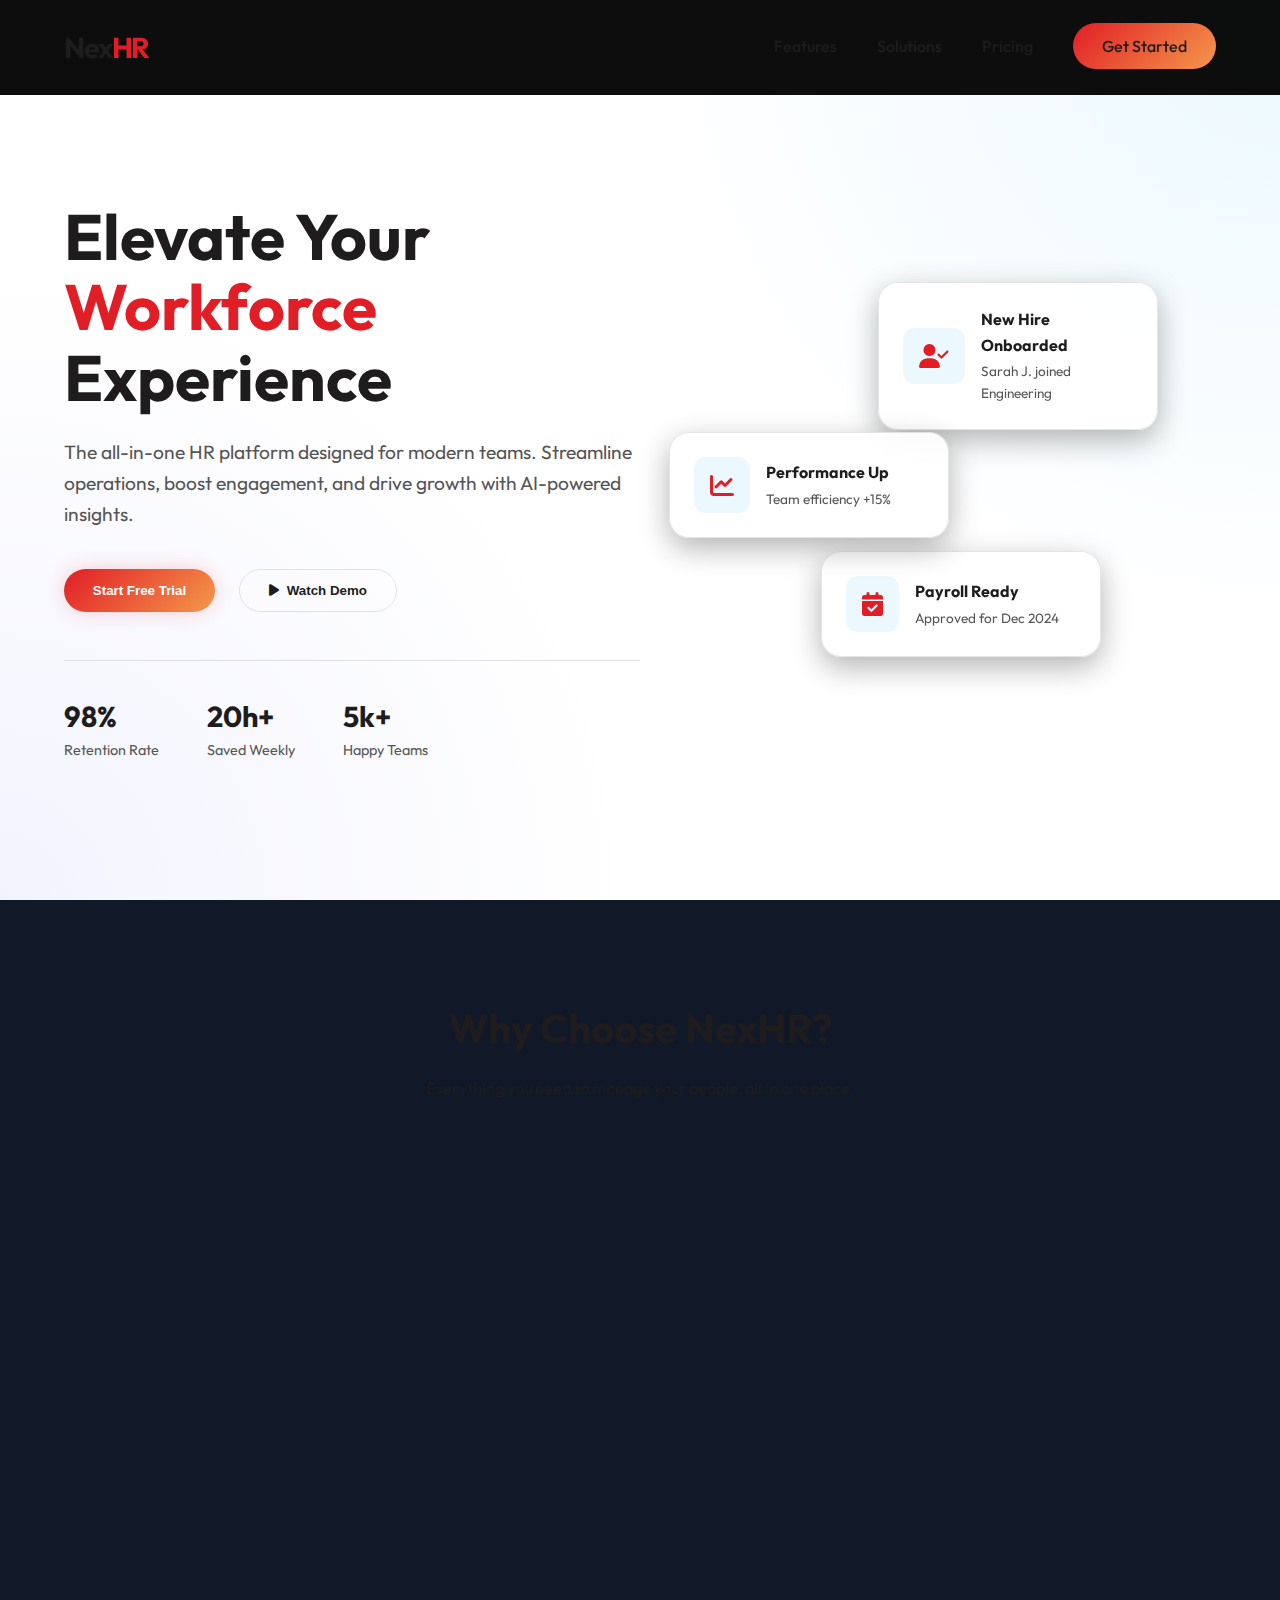
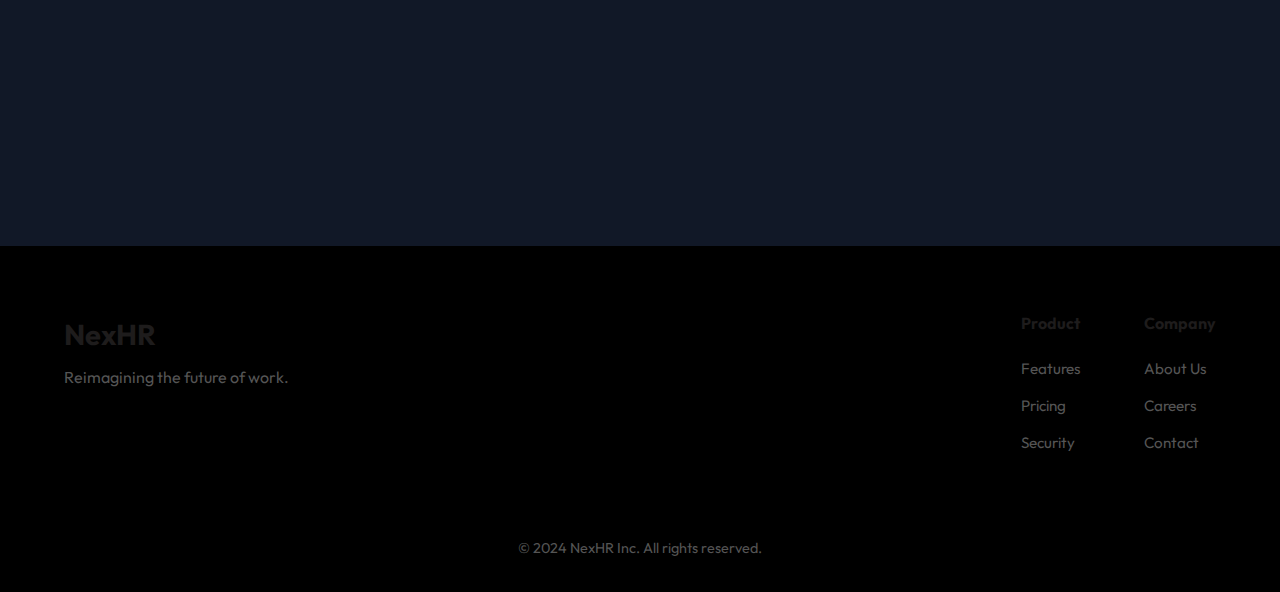
<file: HR/index.html>
<!DOCTYPE html>
<html lang="en">

<head>
    <meta charset="UTF-8">
    <meta name="viewport" content="width=device-width, initial-scale=1.0">
    <title>NexHR | The Future of Workforce Management</title>
    <link rel="preconnect" href="https://fonts.googleapis.com">
    <link rel="preconnect" href="https://fonts.gstatic.com" crossorigin>
    <link href="https://fonts.googleapis.com/css2?family=Outfit:wght@300;400;500;600;700&display=swap" rel="stylesheet">
    <link rel="stylesheet" href="styles.css">
    <link rel="stylesheet" href="https://cdnjs.cloudflare.com/ajax/libs/font-awesome/6.4.0/css/all.min.css">
</head>

<body>
    <nav class="navbar">
        <div class="logo">Nex<span class="highlight">HR</span></div>
        <ul class="nav-links">
            <li><a href="#features">Features</a></li>
            <li><a href="#solutions">Solutions</a></li>
            <li><a href="#pricing">Pricing</a></li>
            <li><a href="app/login.html" class="btn-primary">Get Started</a></li>
        </ul>
        <div class="hamburger">
            <i class="fas fa-bars"></i>
        </div>
    </nav>

    <header class="hero">
        <div class="hero-content">
            <h1>Elevate Your <span class="gradient-text">Workforce</span> Experience</h1>
            <p>The all-in-one HR platform designed for modern teams. Streamline operations, boost engagement, and drive
                growth with AI-powered insights.</p>
            <div class="cta-group">
                <button class="btn-primary glow">Start Free Trial</button>
                <button class="btn-secondary"><i class="fas fa-play"></i> Watch Demo</button>
            </div>
            <div class="stats-preview">
                <div class="stat-item">
                    <span class="stat-number">98%</span>
                    <span class="stat-label">Retention Rate</span>
                </div>
                <div class="stat-item">
                    <span class="stat-number">20h+</span>
                    <span class="stat-label">Saved Weekly</span>
                </div>
                <div class="stat-item">
                    <span class="stat-number">5k+</span>
                    <span class="stat-label">Happy Teams</span>
                </div>
            </div>
        </div>
        <div class="hero-visual">
            <div class="glass-card card-1">
                <i class="fas fa-user-check"></i>
                <div class="card-info">
                    <h4>New Hire Onboarded</h4>
                    <p>Sarah J. joined Engineering</p>
                </div>
            </div>
            <div class="glass-card card-2">
                <i class="fas fa-chart-line"></i>
                <div class="card-info">
                    <h4>Performance Up</h4>
                    <p>Team efficiency +15%</p>
                </div>
            </div>
            <div class="glass-card card-3">
                <i class="fas fa-calendar-check"></i>
                <div class="card-info">
                    <h4>Payroll Ready</h4>
                    <p>Approved for Dec 2024</p>
                </div>
            </div>
        </div>
    </header>

    <section id="features" class="features-section">
        <div class="section-header">
            <h2>Why Choose NexHR?</h2>
            <p>Everything you need to manage your people, all in one place.</p>
        </div>
        <div class="features-grid">
            <div class="feature-card">
                <div class="icon-box"><i class="fas fa-users-cog"></i></div>
                <h3>Smart Recruitment</h3>
                <p>Automate hiring pipelines and find the best talent faster with AI-driven matching.</p>
            </div>
            <div class="feature-card">
                <div class="icon-box"><i class="fas fa-fingerprint"></i></div>
                <h3>Seamless Onboarding</h3>
                <p>Digital paperwork and personalized journeys to get new hires productive from day one.</p>
            </div>
            <div class="feature-card">
                <div class="icon-box"><i class="fas fa-wallet"></i></div>
                <h3>Global Payroll</h3>
                <p>Run payroll in 100+ currencies with automated tax compliance and instant transfers.</p>
            </div>
            <div class="feature-card">
                <div class="icon-box"><i class="fas fa-chart-pie"></i></div>
                <h3>People Analytics</h3>
                <p>Real-time dashboards to track retention, diversity, and performance metrics.</p>
            </div>
        </div>
    </section>

    <footer class="footer">
        <div class="footer-content">
            <div class="footer-brand">
                <h3>NexHR</h3>
                <p>Reimagining the future of work.</p>
            </div>
            <div class="footer-links">
                <div class="link-column">
                    <h4>Product</h4>
                    <a href="#">Features</a>
                    <a href="#">Pricing</a>
                    <a href="#">Security</a>
                </div>
                <div class="link-column">
                    <h4>Company</h4>
                    <a href="#">About Us</a>
                    <a href="#">Careers</a>
                    <a href="#">Contact</a>
                </div>
            </div>
        </div>
        <div class="footer-bottom">
            <p>&copy; 2024 NexHR Inc. All rights reserved.</p>
        </div>
    </footer>

    <script src="script.js"></script>
</body>

</html>
</file>
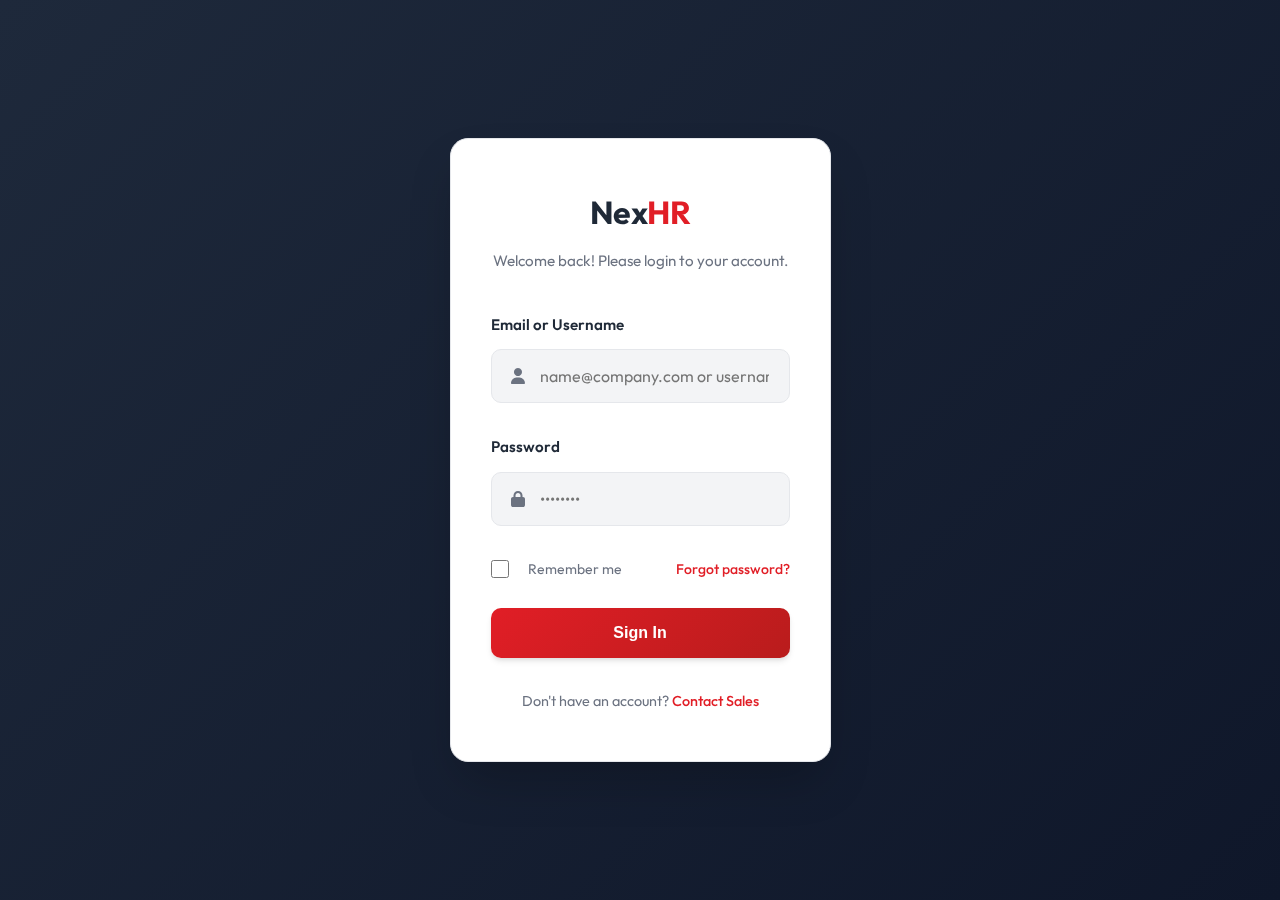
<file: HR/app/login.html>
<!DOCTYPE html>
<html lang="en">

<head>
    <meta charset="UTF-8">
    <meta name="viewport" content="width=device-width, initial-scale=1.0">
    <title>Login | NexHR</title>
    <link rel="preconnect" href="https://fonts.googleapis.com">
    <link rel="preconnect" href="https://fonts.gstatic.com" crossorigin>
    <link href="https://fonts.googleapis.com/css2?family=Outfit:wght@300;400;500;600;700&display=swap" rel="stylesheet">
    <link rel="stylesheet" href="css/style.css">
    <link rel="stylesheet" href="https://cdnjs.cloudflare.com/ajax/libs/font-awesome/6.4.0/css/all.min.css">
</head>

<body class="auth-body">
    <div class="auth-container">
        <div class="auth-card">
            <div class="auth-header">
                <div class="logo">Nex<span class="highlight">HR</span></div>
                <p>Welcome back! Please login to your account.</p>
            </div>
            <form id="loginForm">
                <div class="form-group">
                    <label for="email">Email or Username</label>
                    <div class="input-with-icon">
                        <i class="fas fa-user"></i>
                        <input type="text" id="email" placeholder="name@company.com or username" required>
                    </div>
                </div>
                <div class="form-group">
                    <label for="password">Password</label>
                    <div class="input-with-icon">
                        <i class="fas fa-lock"></i>
                        <input type="password" id="password" placeholder="••••••••" required>
                    </div>
                </div>
                <div class="form-options">
                    <label class="checkbox-container">
                        <input type="checkbox">
                        <span class="checkmark"></span>
                        Remember me
                    </label>
                    <a href="#" class="forgot-password">Forgot password?</a>
                </div>
                <button type="submit" class="btn-primary btn-block">Sign In</button>
            </form>
            <div class="auth-footer">
                <p>Don't have an account? <a href="#">Contact Sales</a></p>
            </div>
        </div>
    </div>
    <script src="js/main.js"></script>
</body>

</html>
</file>
<file: HR/styles.css>
:root {
    --bg-dark: #ffffff;
    /* Light background for main content to match cinema site body */
    --bg-card: #f8f8f8;
    /* Light card background */
    --primary: #E11E26;
    /* Brand Red */
    --secondary: #F4984A;
    /* Brand Orange */
    --accent: #E11E26;
    --text-light: #1E1C1C;
    /* Dark text */
    --text-dim: #555555;
    --glass-bg: rgba(255, 255, 255, 0.9);
    --glass-border: rgba(0, 0, 0, 0.1);
    --glow: 0 0 20px rgba(225, 30, 38, 0.2);
    --nav-bg: #000000;
    /* Keep nav dark for cinematic feel */
    --nav-text: #ffffff;
}

body {
    background-color: var(--bg-dark);
    color: var(--text-light);
}

/* Navbar specific overrides to keep it dark */
.navbar {
    background: rgba(0, 0, 0, 0.95) !important;
    border-bottom: 1px solid #333;
}

.nav-links a {
    color: var(--nav-text);
}

.footer {
    background: #000000;
    color: #ffffff;
}

.footer-brand h3,
.link-column h4 {
    color: #ffffff;
}


* {
    margin: 0;
    padding: 0;
    box-sizing: border-box;
    scroll-behavior: smooth;
}

body {
    font-family: 'Outfit', sans-serif;
    background-color: var(--bg-dark);
    color: var(--text-light);
    line-height: 1.6;
    overflow-x: hidden;
}

/* Navbar */
.navbar {
    display: flex;
    justify-content: space-between;
    align-items: center;
    padding: 1.5rem 5%;
    background: rgba(15, 23, 42, 0.8);
    backdrop-filter: blur(10px);
    position: fixed;
    width: 100%;
    top: 0;
    z-index: 1000;
    border-bottom: 1px solid var(--glass-border);
}

.logo {
    font-size: 1.8rem;
    font-weight: 700;
    letter-spacing: -0.05em;
}

.highlight {
    color: var(--primary);
}

.nav-links {
    display: flex;
    gap: 2.5rem;
    list-style: none;
    align-items: center;
}

.nav-links a {
    color: var(--text-light);
    text-decoration: none;
    font-weight: 500;
    transition: color 0.3s;
}

.nav-links a:hover {
    color: var(--primary);
}

.btn-primary {
    background: linear-gradient(135deg, var(--primary), var(--secondary));
    color: white;
    padding: 0.8rem 1.8rem;
    border-radius: 50px;
    text-decoration: none;
    font-weight: 600;
    border: none;
    cursor: pointer;
    transition: transform 0.3s, box-shadow 0.3s;
}

.btn-primary:hover {
    transform: translateY(-2px);
    box-shadow: var(--glow);
}

.hamburger {
    display: none;
    font-size: 1.5rem;
    cursor: pointer;
}

/* Hero Section */
.hero {
    display: flex;
    align-items: center;
    justify-content: space-between;
    padding: 8rem 5% 4rem;
    min-height: 100vh;
    background: radial-gradient(circle at top right, rgba(56, 189, 248, 0.1), transparent 40%),
        radial-gradient(circle at bottom left, rgba(129, 140, 248, 0.1), transparent 40%);
}

.hero-content {
    flex: 1;
    max-width: 600px;
}

.hero-content h1 {
    font-size: 4rem;
    line-height: 1.1;
    margin-bottom: 1.5rem;
}

.gradient-text {
    background: linear-gradient(to right, var(--primary), var(--accent));
    -webkit-background-clip: text;
    color: transparent;
}

.hero-content p {
    font-size: 1.2rem;
    color: var(--text-dim);
    margin-bottom: 2.5rem;
}

.cta-group {
    display: flex;
    gap: 1.5rem;
    margin-bottom: 3rem;
}

.btn-secondary {
    background: transparent;
    border: 1px solid var(--glass-border);
    color: var(--text-light);
    padding: 0.8rem 1.8rem;
    border-radius: 50px;
    font-weight: 600;
    cursor: pointer;
    display: flex;
    align-items: center;
    gap: 0.5rem;
    transition: all 0.3s;
}

.btn-secondary:hover {
    background: var(--glass-border);
    border-color: var(--primary);
}

.glow {
    box-shadow: var(--glow);
}

.stats-preview {
    display: flex;
    gap: 3rem;
    padding-top: 2rem;
    border-top: 1px solid var(--glass-border);
}

.stat-item {
    display: flex;
    flex-direction: column;
}

.stat-number {
    font-size: 1.8rem;
    font-weight: 700;
    color: var(--text-light);
}

.stat-label {
    font-size: 0.9rem;
    color: var(--text-dim);
}

/* Hero Visual (Glass Cards) */
.hero-visual {
    flex: 1;
    position: relative;
    height: 500px;
    display: flex;
    justify-content: center;
    align-items: center;
}

.glass-card {
    position: absolute;
    background: var(--glass-bg);
    backdrop-filter: blur(12px);
    border: 1px solid var(--glass-border);
    padding: 1.5rem;
    border-radius: 20px;
    display: flex;
    align-items: center;
    gap: 1rem;
    width: 280px;
    box-shadow: 0 10px 30px rgba(0, 0, 0, 0.3);
    transition: transform 0.5s ease;
    animation: float 6s ease-in-out infinite;
}

.glass-card i {
    font-size: 1.5rem;
    padding: 1rem;
    background: rgba(56, 189, 248, 0.1);
    border-radius: 12px;
    color: var(--primary);
}

.card-info h4 {
    font-size: 1rem;
    margin-bottom: 0.2rem;
}

.card-info p {
    font-size: 0.85rem;
    color: var(--text-dim);
}

.card-1 {
    top: 10%;
    right: 10%;
    animation-delay: 0s;
}

.card-2 {
    top: 40%;
    left: 5%;
    animation-delay: 2s;
    z-index: 2;
}

.card-3 {
    bottom: 15%;
    right: 20%;
    animation-delay: 4s;
}

@keyframes float {
    0% {
        transform: translateY(0px);
    }

    50% {
        transform: translateY(-20px);
    }

    100% {
        transform: translateY(0px);
    }
}

/* Features Section */
.features-section {
    padding: 6rem 5%;
    background: #111827;
}

.section-header {
    text-align: center;
    margin-bottom: 4rem;
}

.section-header h2 {
    font-size: 2.5rem;
    margin-bottom: 1rem;
}

.features-grid {
    display: grid;
    grid-template-columns: repeat(auto-fit, minmax(280px, 1fr));
    gap: 2rem;
}

.feature-card {
    background: var(--bg-card);
    padding: 2.5rem;
    border-radius: 24px;
    border: 1px solid var(--glass-border);
    transition: transform 0.3s;
}

.feature-card:hover {
    transform: translateY(-10px);
    border-color: var(--primary);
}

.icon-box {
    width: 60px;
    height: 60px;
    display: flex;
    align-items: center;
    justify-content: center;
    background: rgba(56, 189, 248, 0.1);
    border-radius: 16px;
    margin-bottom: 1.5rem;
}

.icon-box i {
    font-size: 1.8rem;
    color: var(--primary);
}

.feature-card h3 {
    margin-bottom: 1rem;
    font-size: 1.3rem;
}

.feature-card p {
    color: var(--text-dim);
    font-size: 0.95rem;
}

/* Footer */
.footer {
    padding: 4rem 5% 2rem;
    border-top: 1px solid var(--glass-border);
}

.footer-content {
    display: flex;
    justify-content: space-between;
    margin-bottom: 3rem;
    flex-wrap: wrap;
    gap: 2rem;
}

.footer-brand h3 {
    font-size: 1.8rem;
    margin-bottom: 0.5rem;
    color: var(--text-light);
}

.footer-brand p {
    color: var(--text-dim);
}

.footer-links {
    display: flex;
    gap: 4rem;
}

.link-column {
    display: flex;
    flex-direction: column;
    gap: 0.8rem;
}

.link-column h4 {
    margin-bottom: 0.5rem;
    color: var(--text-light);
}

.link-column a {
    color: var(--text-dim);
    text-decoration: none;
    font-size: 0.95rem;
    transition: color 0.2s;
}

.link-column a:hover {
    color: var(--primary);
}

.footer-bottom {
    text-align: center;
    padding-top: 2rem;
    border-top: 1px solid var(--glass-border);
    color: var(--text-dim);
    font-size: 0.9rem;
}

/* Responsive */
@media (max-width: 768px) {
    .nav-links {
        display: none;
    }

    .hamburger {
        display: block;
    }

    .hero {
        flex-direction: column;
        padding-top: 6rem;
        text-align: center;
    }

    .hero-content {
        margin-bottom: 4rem;
    }

    .hero-content h1 {
        font-size: 2.8rem;
    }

    .cta-group {
        justify-content: center;
    }

    .stats-preview {
        justify-content: center;
    }

    .hero-visual {
        width: 100%;
        height: 400px;
    }
}
</file>
<file: HR/app/css/style.css>
:root {
    --bg-dark: #f3f4f6;
    /* Light gray background for app */
    --bg-card: #ffffff;
    /* White cards */
    --sidebar-bg: #000000;
    /* Black sidebar */
    --primary: #E11E26;
    /* Brand Red */
    --primary-hover: #b91c1c;
    --secondary: #F4984A;
    /* Brand Orange */
    --text-light: #1f2937;
    /* Dark text */
    --text-dim: #6b7280;
    --border: #e5e7eb;
    --success: #10b981;
    --warning: #f59e0b;
    --danger: #ef4444;
    
    /* Modern additions */
    --shadow-sm: 0 1px 2px 0 rgba(0, 0, 0, 0.05);
    --shadow-md: 0 4px 6px -1px rgba(0, 0, 0, 0.1), 0 2px 4px -1px rgba(0, 0, 0, 0.06);
    --shadow-lg: 0 10px 15px -3px rgba(0, 0, 0, 0.1), 0 4px 6px -2px rgba(0, 0, 0, 0.05);
    --shadow-xl: 0 20px 25px -5px rgba(0, 0, 0, 0.1), 0 10px 10px -5px rgba(0, 0, 0, 0.04);
    --shadow-2xl: 0 25px 50px -12px rgba(0, 0, 0, 0.25);
    --radius-sm: 6px;
    --radius-md: 10px;
    --radius-lg: 14px;
    --radius-xl: 18px;
}

* {
    margin: 0;
    padding: 0;
    box-sizing: border-box;
}

body {
    font-family: 'Outfit', -apple-system, BlinkMacSystemFont, 'Segoe UI', sans-serif;
    background-color: var(--bg-dark);
    color: var(--text-light);
    line-height: 1.6;
    -webkit-font-smoothing: antialiased;
    -moz-osx-font-smoothing: grayscale;
}

/* ============================================
   AUTHENTICATION
   ============================================ */
.auth-body {
    display: flex;
    justify-content: center;
    align-items: center;
    min-height: 100vh;
    background: linear-gradient(135deg, #1e293b 0%, #0f172a 50%, #1e293b 100%);
    background-size: 200% 200%;
    animation: gradientShift 15s ease infinite;
    padding: 1rem;
}

@keyframes gradientShift {
    0%, 100% { background-position: 0% 50%; }
    50% { background-position: 100% 50%; }
}

.auth-card {
    background: var(--bg-card);
    width: 100%;
    max-width: 420px;
    padding: 3rem 2.5rem;
    border-radius: var(--radius-xl);
    border: 1px solid var(--border);
    box-shadow: var(--shadow-2xl);
    animation: slideUp 0.5s ease-out;
    backdrop-filter: blur(10px);
}

@keyframes slideUp {
    from {
        opacity: 0;
        transform: translateY(20px);
    }
    to {
        opacity: 1;
        transform: translateY(0);
    }
}

.auth-header {
    text-align: center;
    margin-bottom: 2.5rem;
}

.logo {
    font-size: 2rem;
    font-weight: 700;
    margin-bottom: 0.75rem;
    letter-spacing: -0.5px;
}

.highlight {
    color: var(--primary);
}

.auth-header p {
    color: var(--text-dim);
    font-size: 0.95rem;
    line-height: 1.5;
}

.form-group {
    margin-bottom: 2rem;
}

.form-group label {
    display: block;
    margin-bottom: 0.75rem;
    font-size: 0.95rem;
    font-weight: 600;
    color: var(--text-light);
}

.input-with-icon {
    position: relative;
}

.input-with-icon i {
    position: absolute;
    left: 1.25rem;
    top: 50%;
    transform: translateY(-50%);
    color: var(--text-dim);
    font-size: 1rem;
    z-index: 1;
}

.input-with-icon input,
.input-with-icon select,
.input-with-icon textarea {
    width: 100%;
    padding: 1rem 1.25rem 1rem 3rem;
    background: var(--bg-dark);
    border: 1.5px solid var(--border);
    border-radius: var(--radius-md);
    color: var(--text-light);
    font-family: inherit;
    font-size: 1rem;
    transition: all 0.2s cubic-bezier(0.4, 0, 0.2, 1);
}

.input-with-icon input:focus,
.input-with-icon select:focus,
.input-with-icon textarea:focus {
    outline: none;
    border-color: var(--primary);
    background: #ffffff;
    box-shadow: 0 0 0 3px rgba(225, 30, 38, 0.1);
    transform: translateY(-1px);
}

.input-with-icon textarea {
    resize: vertical;
    min-height: 100px;
    padding-top: 0.875rem;
}

.form-options {
    display: flex;
    justify-content: space-between;
    align-items: center;
    margin-bottom: 1.75rem;
    font-size: 0.875rem;
}

.checkbox-container {
    display: flex;
    align-items: center;
    gap: 0.6rem;
    cursor: pointer;
    color: var(--text-dim);
    user-select: none;
}

.checkbox-container input[type="checkbox"] {
    width: 18px;
    height: 18px;
    cursor: pointer;
    accent-color: var(--primary);
}

.forgot-password {
    color: var(--primary);
    text-decoration: none;
    font-weight: 500;
    transition: color 0.2s;
}

.forgot-password:hover {
    color: var(--primary-hover);
    text-decoration: underline;
}

.btn-primary {
    background: linear-gradient(135deg, var(--primary) 0%, var(--primary-hover) 100%);
    color: #fff;
    border: none;
    padding: 1rem 2rem;
    border-radius: var(--radius-md);
    font-weight: 600;
    font-size: 1rem;
    cursor: pointer;
    transition: all 0.3s cubic-bezier(0.4, 0, 0.2, 1);
    box-shadow: var(--shadow-md);
    position: relative;
    overflow: hidden;
}

.btn-primary::before {
    content: '';
    position: absolute;
    top: 50%;
    left: 50%;
    width: 0;
    height: 0;
    border-radius: 50%;
    background: rgba(255, 255, 255, 0.2);
    transform: translate(-50%, -50%);
    transition: width 0.6s, height 0.6s;
}

.btn-primary:hover::before {
    width: 300px;
    height: 300px;
}

.btn-primary:hover {
    background: linear-gradient(135deg, var(--primary-hover) 0%, var(--primary) 100%);
    transform: translateY(-2px);
    box-shadow: var(--shadow-lg);
}

.btn-primary:active {
    transform: translateY(0);
    box-shadow: var(--shadow-sm);
}

.btn-block {
    width: 100%;
}

.btn-secondary {
    background: var(--bg-card);
    border: 1.5px solid var(--border);
    color: var(--text-light);
    padding: 0.875rem 1.75rem;
    border-radius: var(--radius-md);
    font-weight: 600;
    font-size: 0.95rem;
    cursor: pointer;
    transition: all 0.2s;
}

.btn-secondary:hover {
    background: var(--bg-dark);
    border-color: var(--text-dim);
}

.auth-footer {
    text-align: center;
    margin-top: 2rem;
    font-size: 0.9rem;
    color: var(--text-dim);
}

.auth-footer a {
    color: var(--primary);
    text-decoration: none;
    font-weight: 500;
    transition: color 0.2s;
}

.auth-footer a:hover {
    color: var(--primary-hover);
    text-decoration: underline;
}

/* ============================================
   DASHBOARD LAYOUT
   ============================================ */
.app-container {
    display: flex;
    height: 100vh;
    overflow: hidden;
    background: var(--bg-dark);
}

.sidebar {
    width: 300px;
    background: var(--sidebar-bg);
    border-right: 1px solid rgba(255, 255, 255, 0.1);
    display: flex;
    flex-direction: column;
    transition: all 0.3s cubic-bezier(0.4, 0, 0.2, 1);
    position: relative;
    z-index: 100;
}

.sidebar-header {
    padding: 2rem 1.75rem;
    border-bottom: 1px solid rgba(255, 255, 255, 0.1);
}

.sidebar-header .logo {
    color: #ffffff;
    font-size: 1.75rem;
    font-weight: 700;
    letter-spacing: -0.5px;
}

.sidebar-nav {
    flex: 1;
    padding: 1.75rem 1.25rem;
    overflow-y: auto;
    overflow-x: hidden;
}

.sidebar-nav::-webkit-scrollbar {
    width: 6px;
}

.sidebar-nav::-webkit-scrollbar-track {
    background: transparent;
}

.sidebar-nav::-webkit-scrollbar-thumb {
    background: rgba(255, 255, 255, 0.2);
    border-radius: 3px;
}

.sidebar-nav::-webkit-scrollbar-thumb:hover {
    background: rgba(255, 255, 255, 0.3);
}

.sidebar-nav ul {
    list-style: none;
}

.sidebar-nav li {
    margin-bottom: 0.4rem;
}

.sidebar-nav a {
    display: flex;
    align-items: center;
    gap: 1rem;
    padding: 1rem 1.25rem;
    color: #9ca3af;
    text-decoration: none;
    border-radius: var(--radius-md);
    transition: all 0.2s cubic-bezier(0.4, 0, 0.2, 1);
    font-size: 1rem;
    font-weight: 500;
    position: relative;
}

.sidebar-nav a i {
    font-size: 1.1rem;
    width: 20px;
    text-align: center;
}

.sidebar-nav a::before {
    content: '';
    position: absolute;
    left: 0;
    top: 50%;
    transform: translateY(-50%);
    width: 3px;
    height: 0;
    background: var(--primary);
    border-radius: 0 3px 3px 0;
    transition: height 0.2s;
}

.sidebar-nav a:hover {
    background: rgba(225, 30, 38, 0.12);
    color: #ffffff;
    transform: translateX(4px);
}

.sidebar-nav li.active a {
    background: rgba(225, 30, 38, 0.18);
    color: var(--primary);
    font-weight: 600;
}

.sidebar-nav li.active a::before {
    height: 70%;
}

.nav-divider {
    height: 1px;
    background: rgba(255, 255, 255, 0.1);
    margin: 1.5rem 0;
}

.main-content {
    flex: 1;
    display: flex;
    flex-direction: column;
    overflow: hidden;
    background: var(--bg-dark);
}

.top-header {
    height: 80px;
    border-bottom: 1px solid var(--border);
    display: flex;
    justify-content: space-between;
    align-items: center;
    padding: 0 3rem;
    background: var(--bg-card);
    box-shadow: var(--shadow-sm);
    position: sticky;
    top: 0;
    z-index: 50;
}

.header-left {
    display: flex;
    align-items: center;
    gap: 1.25rem;
}

.header-left h2 {
    font-size: 1.75rem;
    font-weight: 700;
    color: var(--text-light);
    letter-spacing: -0.5px;
    margin: 0;
}

#sidebarToggle {
    background: none;
    border: none;
    color: var(--text-dim);
    font-size: 1.3rem;
    cursor: pointer;
    padding: 0.5rem;
    border-radius: var(--radius-sm);
    transition: all 0.2s;
}

#sidebarToggle:hover {
    background: var(--bg-dark);
    color: var(--text-light);
}

.header-right {
    display: flex;
    align-items: center;
    gap: 1.75rem;
}

.search-bar {
    position: relative;
}

.search-bar i {
    position: absolute;
    left: 1.1rem;
    top: 50%;
    transform: translateY(-50%);
    color: var(--text-dim);
    font-size: 0.95rem;
    z-index: 1;
}

.search-bar input {
    background: var(--bg-dark);
    border: 1.5px solid var(--border);
    padding: 0.65rem 1rem 0.65rem 2.75rem;
    border-radius: 24px;
    color: var(--text-light);
    width: 280px;
    font-size: 0.9rem;
    transition: all 0.2s;
}

.search-bar input:focus {
    outline: none;
    border-color: var(--primary);
    background: #ffffff;
    box-shadow: 0 0 0 3px rgba(225, 30, 38, 0.1);
    width: 320px;
}

.notifications {
    position: relative;
    cursor: pointer;
    color: var(--text-dim);
    font-size: 1.2rem;
    padding: 0.5rem;
    border-radius: var(--radius-sm);
    transition: all 0.2s;
}

.notifications:hover {
    background: var(--bg-dark);
    color: var(--text-light);
}

.badge {
    position: absolute;
    top: 2px;
    right: 2px;
    background: var(--danger);
    color: white;
    font-size: 0.7rem;
    font-weight: 600;
    padding: 3px 6px;
    border-radius: 10px;
    min-width: 18px;
    text-align: center;
    box-shadow: 0 2px 4px rgba(239, 68, 68, 0.3);
}

.user-profile {
    display: flex;
    align-items: center;
    gap: 0.9rem;
    cursor: pointer;
    padding: 0.4rem 0.8rem;
    border-radius: var(--radius-md);
    transition: all 0.2s;
}

.user-profile:hover {
    background: var(--bg-dark);
}

.user-profile img {
    width: 38px;
    height: 38px;
    border-radius: 50%;
    border: 2px solid var(--border);
    transition: all 0.2s;
}

.user-profile:hover img {
    border-color: var(--primary);
    transform: scale(1.05);
}

.user-profile span {
    color: var(--text-light);
    font-weight: 500;
    font-size: 0.95rem;
}

.dashboard-content {
    flex: 1;
    overflow-y: auto;
    padding: 2.5rem 3rem;
    scroll-behavior: smooth;
}

.dashboard-content::-webkit-scrollbar {
    width: 8px;
}

.dashboard-content::-webkit-scrollbar-track {
    background: transparent;
}

.dashboard-content::-webkit-scrollbar-thumb {
    background: var(--border);
    border-radius: 4px;
}

.dashboard-content::-webkit-scrollbar-thumb:hover {
    background: var(--text-dim);
}

/* ============================================
   STATS GRID
   ============================================ */
.stats-grid {
    display: grid;
    grid-template-columns: repeat(auto-fit, minmax(280px, 1fr));
    gap: 2rem;
    margin-bottom: 2.5rem;
}

.stat-card {
    background: var(--bg-card);
    padding: 2rem 2.25rem;
    border-radius: var(--radius-lg);
    border: 1px solid var(--border);
    display: flex;
    gap: 1.5rem;
    align-items: flex-start;
    transition: all 0.3s cubic-bezier(0.4, 0, 0.2, 1);
    box-shadow: var(--shadow-sm);
    position: relative;
    overflow: hidden;
}

.stat-card::before {
    content: '';
    position: absolute;
    top: 0;
    left: 0;
    width: 4px;
    height: 100%;
    background: var(--primary);
    transform: scaleY(0);
    transition: transform 0.3s;
}

.stat-card:hover {
    transform: translateY(-4px);
    box-shadow: var(--shadow-lg);
    border-color: rgba(225, 30, 38, 0.2);
}

.stat-card:hover::before {
    transform: scaleY(1);
}

.stat-icon {
    width: 64px;
    height: 64px;
    border-radius: var(--radius-md);
    display: flex;
    align-items: center;
    justify-content: center;
    font-size: 1.8rem;
    flex-shrink: 0;
    transition: transform 0.3s;
}

.stat-card:hover .stat-icon {
    transform: scale(1.1) rotate(5deg);
}

.icon-blue {
    background: rgba(225, 30, 38, 0.1);
    color: var(--primary);
}

.icon-purple {
    background: rgba(244, 152, 74, 0.1);
    color: var(--secondary);
}

.icon-green {
    background: rgba(16, 185, 129, 0.1);
    color: var(--success);
}

.icon-orange {
    background: rgba(245, 158, 11, 0.1);
    color: var(--warning);
}

.stat-info {
    flex: 1;
}

.stat-info h3 {
    font-size: 0.9rem;
    color: var(--text-dim);
    font-weight: 500;
    margin-bottom: 0.5rem;
    text-transform: uppercase;
    letter-spacing: 0.5px;
}

.stat-value {
    font-size: 2.25rem;
    font-weight: 700;
    margin: 0.5rem 0;
    color: var(--text-light);
    letter-spacing: -1px;
    line-height: 1.2;
}

.stat-trend {
    font-size: 0.85rem;
    display: flex;
    align-items: center;
    gap: 0.4rem;
}

.positive {
    color: var(--success);
}

.negative {
    color: var(--danger);
}

.neutral {
    color: var(--text-dim);
}

/* ============================================
   DASHBOARD SPLIT & CARDS
   ============================================ */
.dashboard-split {
    display: grid;
    grid-template-columns: 2fr 1fr;
    gap: 2rem;
}

.content-card {
    background: var(--bg-card);
    border-radius: var(--radius-lg);
    border: 1px solid var(--border);
    overflow: hidden;
    box-shadow: var(--shadow-sm);
    transition: box-shadow 0.3s;
}

.content-card:hover {
    box-shadow: var(--shadow-md);
}

.card-header {
    padding: 2rem;
    border-bottom: 1px solid var(--border);
    display: flex;
    justify-content: space-between;
    align-items: center;
    background: linear-gradient(to bottom, #ffffff, #fafafa);
}

.card-header h3 {
    font-size: 1.3rem;
    font-weight: 700;
    color: var(--text-light);
    letter-spacing: -0.3px;
    margin: 0;
}

.view-all {
    color: var(--primary);
    text-decoration: none;
    font-size: 0.9rem;
    font-weight: 600;
    transition: all 0.2s;
    display: flex;
    align-items: center;
    gap: 0.4rem;
}

.view-all:hover {
    color: var(--primary-hover);
    gap: 0.6rem;
}

.view-all::after {
    content: '→';
    transition: transform 0.2s;
}

.view-all:hover::after {
    transform: translateX(4px);
}

.activity-list {
    list-style: none;
}

.activity-list li {
    display: flex;
    align-items: center;
    gap: 1.5rem;
    padding: 1.75rem 2rem;
    border-bottom: 1px solid var(--border);
    transition: all 0.2s;
}

.activity-list li:last-child {
    border-bottom: none;
}

.activity-list li:hover {
    background: var(--bg-dark);
    transform: translateX(4px);
}

.activity-icon {
    width: 44px;
    height: 44px;
    border-radius: 50%;
    display: flex;
    align-items: center;
    justify-content: center;
    color: white;
    font-size: 1.1rem;
    flex-shrink: 0;
    box-shadow: var(--shadow-md);
}

.bg-blue {
    background: linear-gradient(135deg, var(--primary) 0%, var(--primary-hover) 100%);
}

.bg-green {
    background: linear-gradient(135deg, var(--success) 0%, #059669 100%);
}

.bg-purple {
    background: linear-gradient(135deg, var(--secondary) 0%, #f97316 100%);
}

.activity-details h4 {
    font-size: 0.98rem;
    margin-bottom: 0.3rem;
    font-weight: 600;
    color: var(--text-light);
}

.activity-details p {
    font-size: 0.85rem;
    color: var(--text-dim);
    line-height: 1.4;
}

.actions-grid {
    padding: 2rem;
    display: grid;
    grid-template-columns: 1fr 1fr;
    gap: 1.5rem;
}

.action-btn {
    background: var(--bg-dark);
    border: 1.5px solid var(--border);
    color: var(--text-light);
    padding: 2rem 1.25rem;
    border-radius: var(--radius-md);
    cursor: pointer;
    display: flex;
    flex-direction: column;
    align-items: center;
    gap: 1rem;
    transition: all 0.3s cubic-bezier(0.4, 0, 0.2, 1);
    font-weight: 500;
    font-size: 0.95rem;
}

.action-btn i {
    font-size: 2rem;
    color: var(--primary);
    transition: transform 0.3s;
}

.action-btn:hover {
    background: linear-gradient(135deg, rgba(225, 30, 38, 0.05) 0%, rgba(244, 152, 74, 0.05) 100%);
    border-color: var(--primary);
    transform: translateY(-4px);
    box-shadow: var(--shadow-md);
}

.action-btn:hover i {
    transform: scale(1.15) rotate(5deg);
    color: var(--primary-hover);
}

/* ============================================
   TABLES
   ============================================ */
.table-container {
    background: var(--bg-card);
    border-radius: var(--radius-lg);
    border: 1px solid var(--border);
    overflow: hidden;
    box-shadow: var(--shadow-sm);
    position: relative;
}

.table-container table {
    position: relative;
}

table {
    width: 100%;
    border-collapse: collapse;
    text-align: left;
}

th {
    background: linear-gradient(to bottom, #fafafa, #f5f5f5);
    padding: 1.5rem 2rem;
    font-size: 0.85rem;
    font-weight: 700;
    color: var(--text-dim);
    text-transform: uppercase;
    letter-spacing: 0.08em;
    border-bottom: 2px solid var(--border);
    position: sticky;
    top: 0;
    z-index: 10;
}

td {
    padding: 1.5rem 2rem;
    border-bottom: 1px solid var(--border);
    color: var(--text-light);
    font-size: 1rem;
    line-height: 1.6;
}

tr:last-child td {
    border-bottom: none;
}

tr {
    transition: background-color 0.2s;
}

tr:hover {
    background-color: rgba(225, 30, 38, 0.03);
}

/* ============================================
   TOAST NOTIFICATION
   ============================================ */
.toast {
    visibility: hidden;
    min-width: 320px;
    max-width: 90%;
    background: linear-gradient(135deg, var(--primary) 0%, var(--primary-hover) 100%);
    color: #fff;
    text-align: center;
    border-radius: var(--radius-lg);
    padding: 1.1rem 1.75rem;
    position: fixed;
    z-index: 999999;
    left: 50%;
    top: 30px;
    transform: translateX(-50%) translateY(-20px);
    font-size: 1rem;
    font-weight: 600;
    box-shadow: var(--shadow-2xl);
    opacity: 0;
    transition: all 0.4s cubic-bezier(0.4, 0, 0.2, 1);
    backdrop-filter: blur(10px);
}

.toast.show {
    visibility: visible;
    opacity: 1;
    transform: translateX(-50%) translateY(0);
    top: 50px;
}

/* ============================================
   RESPONSIVE DESIGN
   ============================================ */
@media (max-width: 1024px) {
    .dashboard-split {
        grid-template-columns: 1fr;
    }
    
    .stats-grid {
        grid-template-columns: repeat(auto-fit, minmax(220px, 1fr));
    }
}

@media (max-width: 768px) {
    .sidebar {
        position: fixed;
        left: -300px;
        height: 100%;
        z-index: 200;
        box-shadow: var(--shadow-xl);
    }
    
    .sidebar.active {
        left: 0;
    }
    
    .top-header {
        padding: 0 1.5rem;
        height: 70px;
    }
    
    .header-left h2 {
        font-size: 1.5rem;
    }
    
    .header-right {
        gap: 1rem;
    }
    
    .search-bar input {
        width: 200px;
    }
    
    .search-bar input:focus {
        width: 240px;
    }
    
    .dashboard-content {
        padding: 1.75rem;
    }
    
    .stats-grid {
        grid-template-columns: 1fr;
        gap: 1.5rem;
    }
    
    .actions-grid {
        grid-template-columns: 1fr;
        padding: 1.5rem;
    }
    
    .stat-card {
        padding: 1.75rem;
    }
    
    .card-header {
        padding: 1.5rem;
    }
    
    .activity-list li {
        padding: 1.5rem;
    }
}

@media (max-width: 480px) {
    .auth-card {
        padding: 2rem 1.75rem;
    }
    
    .search-bar {
        display: none;
    }
    
    .user-profile span {
        display: none;
    }
    
    .top-header {
        padding: 0 1rem;
    }
    
    .header-left h2 {
        font-size: 1.25rem;
    }
}

/* ============================================
   UTILITY CLASSES
   ============================================ */
.page-header {
    display: flex;
    justify-content: space-between;
    align-items: center;
    margin-bottom: 2.5rem;
    flex-wrap: wrap;
    gap: 1.5rem;
}

.page-header h3 {
    font-size: 1.75rem;
    font-weight: 700;
    color: var(--text-light);
    letter-spacing: -0.5px;
    margin: 0;
}

.status-badge {
    padding: 0.35rem 0.85rem;
    border-radius: 20px;
    font-size: 0.75rem;
    font-weight: 600;
    display: inline-block;
    text-transform: uppercase;
    letter-spacing: 0.5px;
}

.status-active {
    background: #dcfce7;
    color: #166534;
}

.status-leave,
.status-pending,
.status-unpaid {
    background: #fee2e2;
    color: #991b1b;
}

.status-approved,
.status-paid {
    background: #dcfce7;
    color: #166534;
}

.status-rejected {
    background: #fee2e2;
    color: #991b1b;
}

.employee-profile {
    display: flex;
    align-items: center;
    gap: 1rem;
}

.employee-avatar {
    width: 42px;
    height: 42px;
    border-radius: 50%;
    background: linear-gradient(135deg, var(--secondary) 0%, #f97316 100%);
    color: white;
    display: flex;
    align-items: center;
    justify-content: center;
    font-weight: 600;
    font-size: 0.9rem;
    box-shadow: var(--shadow-sm);
}

/* ============================================
   MODAL STYLES
   ============================================ */
.modal {
    display: none;
    position: fixed;
    top: 0;
    left: 0;
    width: 100%;
    height: 100%;
    background: rgba(0, 0, 0, 0.6);
    backdrop-filter: blur(4px);
    z-index: 1000;
    align-items: center;
    justify-content: center;
    animation: fadeIn 0.3s;
}

@keyframes fadeIn {
    from { opacity: 0; }
    to { opacity: 1; }
}

.modal.active {
    display: flex;
}

.modal-content {
    background: var(--bg-card);
    width: 90%;
    max-width: 550px;
    max-height: 90vh;
    padding: 2.5rem;
    border-radius: var(--radius-xl);
    box-shadow: var(--shadow-2xl);
    overflow-y: auto;
    animation: slideUp 0.3s ease-out;
    position: relative;
}

.modal-header {
    display: flex;
    justify-content: space-between;
    align-items: center;
    margin-bottom: 2rem;
    padding-bottom: 1rem;
    border-bottom: 1px solid var(--border);
}

.modal-header h2 {
    font-size: 1.5rem;
    font-weight: 700;
    color: var(--text-light);
}

.close-modal {
    background: none;
    border: none;
    font-size: 1.5rem;
    cursor: pointer;
    color: var(--text-dim);
    padding: 0.5rem;
    border-radius: var(--radius-sm);
    transition: all 0.2s;
    width: 36px;
    height: 36px;
    display: flex;
    align-items: center;
    justify-content: center;
}

.close-modal:hover {
    background: var(--bg-dark);
    color: var(--text-light);
    transform: rotate(90deg);
}

/* ============================================
   EMPLOYEE ACTION MENU
   ============================================ */
table td:last-child {
    position: relative;
    width: 100px;
    text-align: center;
    vertical-align: middle;
}

.action-menu-container {
    position: relative;
    display: inline-flex;
    justify-content: center;
    align-items: center;
}

.action-menu-btn {
    border: none;
    background: none;
    color: var(--text-dim);
    cursor: pointer;
    padding: 0.5rem 0.75rem;
    border-radius: var(--radius-sm);
    transition: all 0.2s;
    display: flex;
    align-items: center;
    justify-content: center;
    width: 36px;
    height: 36px;
    position: relative;
    z-index: 1;
}

.action-menu-btn:hover {
    background: var(--bg-dark);
    color: var(--text-light);
    transform: scale(1.1);
}

.action-menu {
    display: none;
    position: fixed;
    background: var(--bg-card);
    border: 1px solid var(--border);
    border-radius: var(--radius-md);
    box-shadow: var(--shadow-xl);
    z-index: 9999;
    min-width: 150px;
    overflow: hidden;
    animation: slideDown 0.2s ease-out;
    white-space: nowrap;
}

@keyframes slideDown {
    from {
        opacity: 0;
        transform: translateY(-10px);
    }
    to {
        opacity: 1;
        transform: translateY(0);
    }
}

.action-menu-item {
    width: 100%;
    padding: 0.75rem 1rem;
    border: none;
    background: none;
    text-align: left;
    cursor: pointer;
    color: var(--text-light);
    transition: all 0.2s;
    font-size: 0.9rem;
    font-weight: 500;
    display: flex;
    align-items: center;
    gap: 0.6rem;
    white-space: nowrap;
}

.action-menu-item i {
    width: 16px;
    text-align: center;
    font-size: 0.85rem;
}

.action-menu-item:first-child {
    border-radius: var(--radius-md) var(--radius-md) 0 0;
}

.action-menu-item:last-child {
    border-top: 1px solid var(--border);
    border-radius: 0 0 var(--radius-md) var(--radius-md);
}

.action-menu-item:hover {
    background: var(--bg-dark);
}

.action-menu-item.edit-emp:hover {
    background: rgba(225, 30, 38, 0.1);
    color: var(--primary);
}

.action-menu-item.delete-emp {
    color: var(--danger);
}

.action-menu-item.delete-emp:hover {
    background: rgba(239, 68, 68, 0.1);
    color: var(--danger);
}

/* ============================================
   NEPALI DATE PICKER STYLING
   ============================================ */
.nepali-date {
    cursor: pointer;
}

.nepali-date:focus {
    outline: none;
    border-color: var(--primary);
    background: #ffffff;
    box-shadow: 0 0 0 3px rgba(225, 30, 38, 0.1);
}

/* Override Nepali date picker calendar styles to match our theme */
.nepali-calendar {
    font-family: 'Outfit', sans-serif !important;
}

.nepali-calendar .calendar-header {
    background: var(--primary) !important;
    color: white !important;
}

.nepali-calendar .calendar-header button:hover {
    background: var(--primary-hover) !important;
}

.nepali-calendar .calendar-body .day.selected {
    background: var(--primary) !important;
    color: white !important;
}

.nepali-calendar .calendar-body .day:hover {
    background: rgba(225, 30, 38, 0.1) !important;
}

/* Ensure year and month selectors are visible */
.nepali-calendar .calendar-header select,
.nepali-calendar .calendar-header .year-select,
.nepali-calendar .calendar-header .month-select {
    display: inline-block !important;
    visibility: visible !important;
    opacity: 1 !important;
    background: rgba(255, 255, 255, 0.2) !important;
    color: white !important;
    border: 1px solid rgba(255, 255, 255, 0.3) !important;
    border-radius: 4px !important;
    padding: 0.25rem 0.5rem !important;
    margin: 0 0.25rem !important;
    font-size: 0.9rem !important;
    cursor: pointer !important;
}

.nepali-calendar .calendar-header select:hover,
.nepali-calendar .calendar-header .year-select:hover,
.nepali-calendar .calendar-header .month-select:hover {
    background: rgba(255, 255, 255, 0.3) !important;
}

.nepali-calendar .calendar-header select option {
    background: var(--bg-card) !important;
    color: var(--text-light) !important;
}

/* ============================================
   ROLE CONFIGURATION STYLES
   ============================================ */
.role-config-form-container {
    background: linear-gradient(to bottom, rgba(225, 30, 38, 0.02), transparent);
    padding: 2rem 2.5rem;
    border-radius: var(--radius-lg);
    border: 1px solid var(--border);
    margin-bottom: 2.5rem;
}

.role-form-grid {
    display: grid;
    grid-template-columns: repeat(auto-fit, minmax(220px, 1fr));
    gap: 1.5rem;
    margin-top: 1.5rem;
}

.role-config-grid {
    display: grid;
    grid-template-columns: repeat(auto-fill, minmax(320px, 1fr));
    gap: 1.5rem;
    margin-top: 1rem;
}

.role-config-card {
    background: var(--bg-card);
    border: 1px solid var(--border);
    border-radius: var(--radius-lg);
    padding: 2.25rem;
    transition: all 0.3s cubic-bezier(0.4, 0, 0.2, 1);
    position: relative;
    overflow: hidden;
    box-shadow: var(--shadow-sm);
}

.role-config-card::before {
    content: '';
    position: absolute;
    top: 0;
    left: 0;
    width: 4px;
    height: 100%;
    background: linear-gradient(180deg, var(--primary) 0%, var(--secondary) 100%);
    transform: scaleY(0);
    transition: transform 0.3s;
}

.role-config-card:hover {
    transform: translateY(-4px);
    box-shadow: var(--shadow-lg);
    border-color: rgba(225, 30, 38, 0.3);
}

.role-config-card:hover::before {
    transform: scaleY(1);
}

.role-config-header {
    display: flex;
    justify-content: space-between;
    align-items: flex-start;
    margin-bottom: 2rem;
    padding-bottom: 1.25rem;
    border-bottom: 2px solid var(--border);
}

.role-config-title {
    display: flex;
    align-items: center;
    gap: 1rem;
    font-size: 1.3rem;
    font-weight: 700;
    color: var(--text-light);
}

.role-config-title i {
    width: 48px;
    height: 48px;
    display: flex;
    align-items: center;
    justify-content: center;
    background: linear-gradient(135deg, var(--primary) 0%, var(--primary-hover) 100%);
    color: white;
    border-radius: var(--radius-md);
    font-size: 1.1rem;
}

.role-config-actions {
    display: flex;
    gap: 0.5rem;
}

.role-config-btn {
    padding: 0.5rem 0.75rem;
    border: none;
    border-radius: var(--radius-sm);
    cursor: pointer;
    font-size: 0.85rem;
    font-weight: 600;
    transition: all 0.2s;
    display: flex;
    align-items: center;
    gap: 0.4rem;
}

.role-config-btn-edit {
    background: rgba(225, 30, 38, 0.1);
    color: var(--primary);
    border: 1px solid rgba(225, 30, 38, 0.2);
}

.role-config-btn-edit:hover {
    background: var(--primary);
    color: white;
    transform: translateY(-2px);
    box-shadow: var(--shadow-md);
}

.role-config-btn-delete {
    background: rgba(239, 68, 68, 0.1);
    color: var(--danger);
    border: 1px solid rgba(239, 68, 68, 0.2);
}

.role-config-btn-delete:hover {
    background: var(--danger);
    color: white;
    transform: translateY(-2px);
    box-shadow: var(--shadow-md);
}

.role-config-details {
    display: grid;
    grid-template-columns: repeat(2, 1fr);
    gap: 1.25rem;
    margin-bottom: 2rem;
}

.role-config-detail-item {
    background: var(--bg-dark);
    padding: 1.25rem;
    border-radius: var(--radius-md);
    border: 1px solid var(--border);
    transition: all 0.2s;
}

.role-config-detail-item:hover {
    background: rgba(225, 30, 38, 0.03);
    border-color: rgba(225, 30, 38, 0.2);
    transform: translateY(-2px);
}

.role-config-detail-label {
    font-size: 0.8rem;
    color: var(--text-dim);
    text-transform: uppercase;
    letter-spacing: 0.5px;
    margin-bottom: 0.5rem;
    display: flex;
    align-items: center;
    gap: 0.4rem;
}

.role-config-detail-value {
    font-size: 1.25rem;
    font-weight: 700;
    color: var(--text-light);
    margin-top: 0.25rem;
}

.role-config-gross {
    background: linear-gradient(135deg, rgba(225, 30, 38, 0.1) 0%, rgba(244, 152, 74, 0.1) 100%);
    padding: 1.75rem;
    border-radius: var(--radius-md);
    border: 2px solid var(--primary);
    text-align: center;
    margin-top: 1.5rem;
}

.role-config-gross-label {
    font-size: 0.85rem;
    color: var(--text-dim);
    text-transform: uppercase;
    letter-spacing: 0.5px;
    margin-bottom: 0.5rem;
}

.role-config-gross-value {
    font-size: 1.75rem;
    font-weight: 700;
    color: var(--primary);
    display: flex;
    align-items: center;
    justify-content: center;
    gap: 0.75rem;
    margin-top: 0.5rem;
}

.role-config-empty {
    grid-column: 1 / -1;
    text-align: center;
    padding: 3rem 2rem;
    color: var(--text-dim);
    background: var(--bg-dark);
    border-radius: var(--radius-lg);
    border: 2px dashed var(--border);
}

.role-config-empty i {
    font-size: 3rem;
    margin-bottom: 1rem;
    color: var(--text-dim);
    opacity: 0.5;
}

.role-config-empty p {
    font-size: 1rem;
    margin-bottom: 0.5rem;
}

.role-config-empty small {
    font-size: 0.85rem;
    color: var(--text-dim);
}

/* Responsive Design for Role Configuration */
@media (max-width: 768px) {
    .role-form-grid {
        grid-template-columns: 1fr;
    }
    
    .role-config-grid {
        grid-template-columns: 1fr;
    }
    
    .role-config-details {
        grid-template-columns: 1fr;
    }
    
    .role-config-header {
        flex-direction: column;
        gap: 1rem;
    }
    
    .role-config-actions {
        width: 100%;
        justify-content: flex-end;
    }
    
    .role-config-form-container {
        padding: 1rem;
    }
}
</file>
